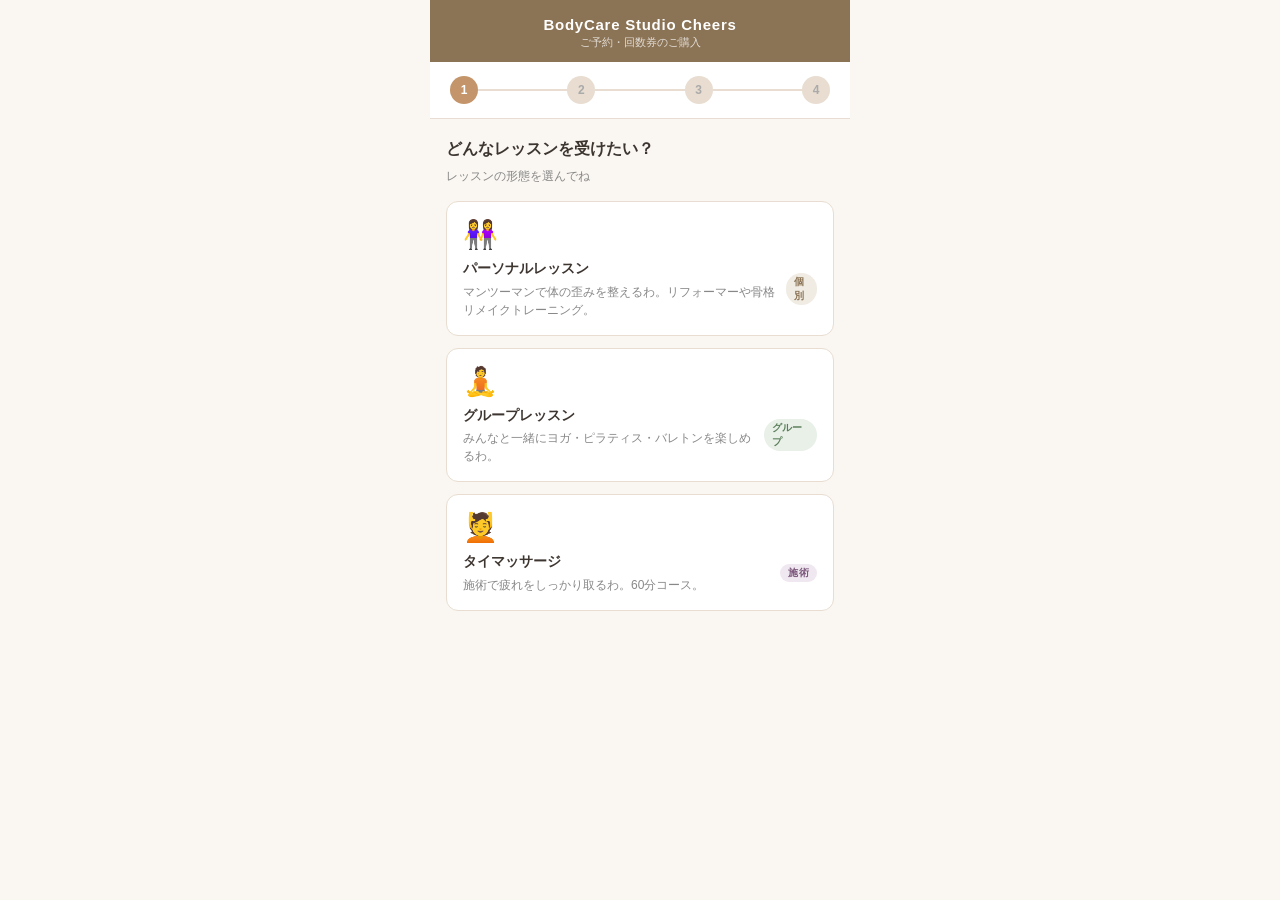
<file: index.html>
<!DOCTYPE html>
<html lang="ja">
<head>
<meta charset="UTF-8">
<meta name="viewport" content="width=device-width, initial-scale=1.0">
<title>ご予約 | BodyCare Studio Cheers</title>
<link rel="stylesheet" href="style.css">
</head>
<body>
<div class="app">
  <div class="header">
    <h1>BodyCare Studio Cheers</h1>
    <div class="subtitle">ご予約・回数券のご購入</div>
  </div>

  <div class="step-indicator" id="stepBar">
    <div class="step-dot active" id="sd1">1</div>
    <div class="step-line" id="sl1"></div>
    <div class="step-dot" id="sd2">2</div>
    <div class="step-line" id="sl2"></div>
    <div class="step-dot" id="sd3">3</div>
    <div class="step-line" id="sl3"></div>
    <div class="step-dot" id="sd4">4</div>
  </div>

  <!-- ① 形態選択 -->
  <div class="screen active" id="s1">
    <p class="screen-title">どんなレッスンを受けたい？</p>
    <p class="screen-sub">レッスンの形態を選んでね</p>

    <div class="card" onclick="selectType('personal')">
      <span class="card-icon">👭</span>
      <div class="card-row">
        <div>
          <div class="card-title">パーソナルレッスン</div>
          <div class="card-desc">マンツーマンで体の歪みを整えるわ。リフォーマーや骨格リメイクトレーニング。</div>
        </div>
        <span class="tag tag-personal">個別</span>
      </div>
    </div>

    <div class="card" onclick="selectType('group')">
      <span class="card-icon">🧘</span>
      <div class="card-row">
        <div>
          <div class="card-title">グループレッスン</div>
          <div class="card-desc">みんなと一緒にヨガ・ピラティス・バレトンを楽しめるわ。</div>
        </div>
        <span class="tag tag-group">グループ</span>
      </div>
    </div>

    <div class="card" onclick="selectType('massage')">
      <span class="card-icon">💆</span>
      <div class="card-row">
        <div>
          <div class="card-title">タイマッサージ</div>
          <div class="card-desc">施術で疲れをしっかり取るわ。60分コース。</div>
        </div>
        <span class="tag tag-massage">施術</span>
      </div>
    </div>
  </div>

  <!-- ② メニュー選択（パーソナル） -->
  <div class="screen" id="s2-personal">
    <button class="btn-back" onclick="goTo('s1', 1)">← 戻る</button>
    <p class="screen-title">メニューを選んでね</p>
    <p class="screen-sub">パーソナルトレーニング</p>

    <div class="card" onclick="selectMenu('premium', 'パーソナルプレミアム90分', '9,000円', '8,000円〜')">
      <div class="card-row">
        <div>
          <div class="card-title">プレミアム 90分</div>
          <div class="card-desc">リフォーマー＋骨格リメイク。本格的に体を変えたい方向け。</div>
        </div>
      </div>
      <div class="card-row" style="margin-top:10px;">
        <span class="tag tag-personal">マンツーマン</span>
        <span class="price-badge">9,000円〜</span>
      </div>
    </div>

    <div class="card" onclick="selectMenu('standard', 'パーソナルスタンダード60分', '7,000円', '6,000円〜')">
      <div class="card-row">
        <div>
          <div class="card-title">スタンダード 60分</div>
          <div class="card-desc">骨格リメイクトレーニング。まず試してみたい方にも。</div>
        </div>
      </div>
      <div class="card-row" style="margin-top:10px;">
        <span class="tag tag-personal">マンツーマン</span>
        <span class="price-badge">7,000円〜</span>
      </div>
    </div>

    <div class="spacer"></div>
    <div class="bottom-actions">
      <button class="btn-secondary" onclick="resetToTop()">最初から選び直す</button>
    </div>
  </div>

  <!-- ② メニュー選択（グループ） -->
  <div class="screen" id="s2-group">
    <button class="btn-back" onclick="goTo('s1', 1)">← 戻る</button>
    <p class="screen-title">プログラムを選んでね</p>
    <p class="screen-sub">グループレッスン（各 2,200円〜）</p>

    <div class="card" onclick="selectMenu('yoga', 'リラックスヨガ', '2,200円', '1,800円〜')">
      <span class="card-icon">🧘</span>
      <div class="card-title">リラックスヨガ</div>
      <div class="card-desc">呼吸と伸びでリラックス。初心者でも大丈夫よ。</div>
      <div class="card-row" style="margin-top:10px;">
        <span class="tag tag-group">グループ</span>
        <span class="price-badge">2,200円〜</span>
      </div>
    </div>

    <div class="card" onclick="selectMenu('pilates', 'オトナピラティス', '2,200円', '1,800円〜')">
      <span class="card-icon">🤸</span>
      <div class="card-title">オトナピラティス</div>
      <div class="card-desc">マットピラティス。体幹を整えたい方に。</div>
      <div class="card-row" style="margin-top:10px;">
        <span class="tag tag-group">グループ</span>
        <span class="price-badge">2,200円〜</span>
      </div>
    </div>

    <div class="card" onclick="selectMenu('barre', 'バレトン', '2,200円', '1,800円〜')">
      <span class="card-icon">💃</span>
      <div class="card-title">バレトン</div>
      <div class="card-desc">バレエ×ピラティス×ヨガの融合。優雅に引き締めるわ。</div>
      <div class="card-row" style="margin-top:10px;">
        <span class="tag tag-group">グループ</span>
        <span class="price-badge">2,200円〜</span>
      </div>
    </div>

    <div class="spacer"></div>
    <div class="bottom-actions">
      <button class="btn-secondary" onclick="resetToTop()">最初から選び直す</button>
    </div>
  </div>

  <!-- ③ 単発 or 回数券 -->
  <div class="screen" id="s3">
    <button class="btn-back" onclick="goToStep2Back()">← 戻る</button>
    <p class="screen-title">ご利用方法を選んでね</p>
    <p class="screen-sub" id="s3-menu-name"></p>

    <div class="card" onclick="selectUsage('single')">
      <span class="card-icon">✨</span>
      <div class="card-title">今回1回だけ予約する</div>
      <div class="card-desc">まず体験してみたい方・予定が不定期な方に。当日・クレジット払い対応。</div>
      <div style="margin-top:10px;">
        <span class="price-badge" id="single-price">—</span>
        <span class="price-unit">1回料金</span>
      </div>
    </div>

    <div class="card" id="ticket-card" onclick="selectUsage('ticket')">
      <span class="card-icon">🎟️</span>
      <div class="card-title">回数券を購入して通う</div>
      <div class="card-desc">定期的に通うほどお得になるわ。まとめて購入で1回あたりの料金が下がるの。</div>
      <div style="margin-top:10px;">
        <span class="price-badge" id="ticket-price">—</span>
        <span class="price-unit">1回あたり（最安）</span>
      </div>
    </div>

    <div class="spacer"></div>
    <div class="bottom-actions">
      <button class="btn-secondary" onclick="resetToTop()">最初から選び直す</button>
    </div>
  </div>

  <!-- ④ 回数券：頻度選択 -->
  <div class="screen" id="s4-ticket">
    <button class="btn-back" onclick="goTo('s3', 3)">← 戻る</button>
    <p class="screen-title">月に何回通う？</p>
    <p class="screen-sub" id="s4-ticket-sub"></p>
    <div class="freq-grid" id="freqGrid"></div>

    <div class="spacer"></div>
    <div class="bottom-actions">
      <button class="btn-secondary" onclick="resetToTop()">最初から選び直す</button>
    </div>
  </div>

  <!-- ⑤ 確定 -->
  <div class="screen" id="s5">
    <button class="btn-back" onclick="goToS4Back()">← 戻る</button>
    <p class="screen-title">内容を確認してね</p>

    <div class="confirm-box">
      <div class="confirm-row">
        <span class="confirm-label">メニュー</span>
        <span class="confirm-value" id="cf-menu">—</span>
      </div>
      <div class="confirm-row">
        <span class="confirm-label">ご利用</span>
        <span class="confirm-value" id="cf-usage">—</span>
      </div>
      <div class="confirm-row">
        <span class="confirm-label">料金</span>
        <span class="confirm-value" id="cf-price">—</span>
      </div>
      <div class="confirm-row" id="cf-date-row" style="display:none;">
        <span class="confirm-label">日時</span>
        <span class="confirm-value" id="cf-date">—</span>
      </div>
    </div>

    <div class="bottom-actions">
      <button class="btn-primary" id="confirm-btn" onclick="goToStore()">この内容で予約する（予約ページへ）</button>
      <button class="btn-secondary" onclick="resetToTop()">最初から選び直す</button>
    </div>
  </div>
</div>

<script>
const state = { type: '', menuKey: '', menuName: '', singlePrice: '', ticketBestPrice: '', usage: '', freqName: '', freqPrice: '' }

const BASE_RESERVE = 'https://bodycarestudiocheers.stores.jp/reserve/f3275c5ca86ccd75c033/'
const BASE_PRODUCT = 'https://bodycarestudiocheers.stores.jp/reserve/f3275c5ca86ccd75c033/products/'
const HASH = '#pageContent'
const SINGLE_URLS = {
  premium:  BASE_RESERVE + '2707637' + HASH,
  standard: BASE_RESERVE + '1346461' + HASH,
  yoga:     BASE_RESERVE + '3222074' + HASH,
  pilates:  BASE_RESERVE + '4973648' + HASH,
  barre:    BASE_RESERVE + '4390043' + HASH,
  massage:  BASE_RESERVE + '3804065' + HASH,
}
const TICKET_IDS = {
  premium:  { '月4回': '446017', '月3回': '336649', '月2回': '373376', '月1回': '571645' },
  standard: { '月4回': '419793', '月3回': '104664', '月2回': '114412', '月1回': '305451' },
  yoga:     { '月5回': '130071', '月3回': '526487', '月1回': '569661' },
  pilates:  { '月5回': '130071', '月3回': '526487', '月1回': '569661' },
  barre:    { '月5回': '130071', '月3回': '526487', '月1回': '569661' },
  massage:  { '1回': '393994' },
}
const TICKET_DATA = {
  premium:  [ {label:'月4回', price:'32,000円', unit:'8,000円/回'}, {label:'月3回', price:'24,900円', unit:'8,300円/回'}, {label:'月2回', price:'17,000円', unit:'8,500円/回'}, {label:'月1回', price:'9,000円', unit:'9,000円/回'} ],
  standard: [ {label:'月4回', price:'24,000円', unit:'6,000円/回'}, {label:'月3回', price:'18,900円', unit:'6,300円/回'}, {label:'月2回', price:'13,000円', unit:'6,500円/回'}, {label:'月1回', price:'7,000円', unit:'7,000円/回'} ],
  yoga:     [ {label:'月5回', price:'9,000円', unit:'1,800円/回'}, {label:'月3回', price:'6,000円', unit:'2,000円/回'}, {label:'月1回', price:'2,200円', unit:'2,200円/回'} ],
  pilates:  [ {label:'月5回', price:'9,000円', unit:'1,800円/回'}, {label:'月3回', price:'6,000円', unit:'2,000円/回'}, {label:'月1回', price:'2,200円', unit:'2,200円/回'} ],
  barre:    [ {label:'月5回', price:'9,000円', unit:'1,800円/回'}, {label:'月3回', price:'6,000円', unit:'2,000円/回'}, {label:'月1回', price:'2,200円', unit:'2,200円/回'} ],
  massage:  [ {label:'1回', price:'6,000円', unit:'6,000円/回'} ],
}

function resetToTop() {
  Object.keys(state).forEach(k => state[k] = '')
  goTo('s1', 1)
}

function updateStepBar(active) {
  for (let i = 1; i <= 4; i++) {
    const dot = document.getElementById('sd' + i)
    const line = document.getElementById('sl' + i)
    dot.className = 'step-dot' + (i < active ? ' done' : i === active ? ' active' : '')
    if (line) line.className = 'step-line' + (i < active ? ' done' : '')
  }
}

function goTo(screenId, step) {
  document.querySelectorAll('.screen').forEach(s => s.classList.remove('active'))
  document.getElementById(screenId).classList.add('active')
  updateStepBar(step)
}

function selectType(type) {
  state.type = type
  if (type === 'massage') {
    state.menuKey = 'massage'
    state.menuName = 'タイマッサージ60分'
    state.singlePrice = '6,000円'
    state.ticketBestPrice = '6,000円'
    document.getElementById('s3-menu-name').textContent = 'タイマッサージ60分'
    document.getElementById('single-price').textContent = '6,000円'
    document.getElementById('ticket-price').textContent = '6,000円'
    goTo('s3', 3)
  } else {
    goTo('s2-' + type, 2)
  }
}

function selectMenu(key, name, singlePrice, ticketBestPrice) {
  state.menuKey = key
  state.menuName = name
  state.singlePrice = singlePrice
  state.ticketBestPrice = ticketBestPrice
  document.getElementById('s3-menu-name').textContent = name
  document.getElementById('single-price').textContent = singlePrice
  document.getElementById('ticket-price').textContent = ticketBestPrice + '/回'
  goTo('s3', 3)
}

function goToStep2Back() {
  if (state.type === 'massage') goTo('s1', 1)
  else goTo('s2-' + state.type, 2)
}

function selectUsage(usage) {
  state.usage = usage
  if (usage === 'single') {
    buildConfirm()
    goTo('s5', 4)
  } else {
    buildFreqGrid()
    document.getElementById('s4-ticket-sub').textContent = state.menuName + 'の月謝プラン'
    goTo('s4-ticket', 4)
  }
}

function buildFreqGrid() {
  const grid = document.getElementById('freqGrid')
  grid.innerHTML = ''
  const tickets = TICKET_DATA[state.menuKey] || []
  tickets.forEach((t, i) => {
    const el = document.createElement('div')
    el.className = 'card'
    el.style.textAlign = 'center'
    el.innerHTML = `
      ${i === 0 ? '<span class="recommended">お得</span>' : ''}
      <div class="card-title" style="font-size:15px;">${t.label}</div>
      <div class="price-badge" style="margin-top:8px;">${t.price}</div>
      <div class="price-unit">${t.unit}</div>
    `
    el.onclick = () => selectFreq(t.label, t.price)
    grid.appendChild(el)
  })
}

function selectFreq(label, price) {
  state.freqName = label
  state.freqPrice = price
  buildConfirm()
  goTo('s5', 5)
}

function buildConfirm() {
  document.getElementById('cf-menu').textContent = state.menuName
  document.getElementById('cf-date-row').style.display = 'none'
  const btn = document.getElementById('confirm-btn')
  if (state.usage === 'single') {
    document.getElementById('cf-usage').textContent = '単発予約'
    document.getElementById('cf-price').textContent = state.singlePrice
    btn.textContent = 'この内容で予約する（予約ページへ）'
  } else {
    document.getElementById('cf-usage').textContent = '回数券（' + state.freqName + '）'
    document.getElementById('cf-price').textContent = state.freqPrice
    btn.textContent = 'チケットを購入する（購入ページへ）'
  }
}

function goToS4Back() {
  if (state.usage === 'single') goTo('s3', 3)
  else goTo('s4-ticket', 4)
}

function goToStore() {
  let url
  if (state.usage === 'single') {
    url = SINGLE_URLS[state.menuKey]
  } else {
    const id = (TICKET_IDS[state.menuKey] || {})[state.freqName]
    url = id ? BASE_PRODUCT + id + HASH : null
  }
  if (url) window.open(url, '_blank')
}

updateStepBar(1)
</script>
</body>
</html>
</file>
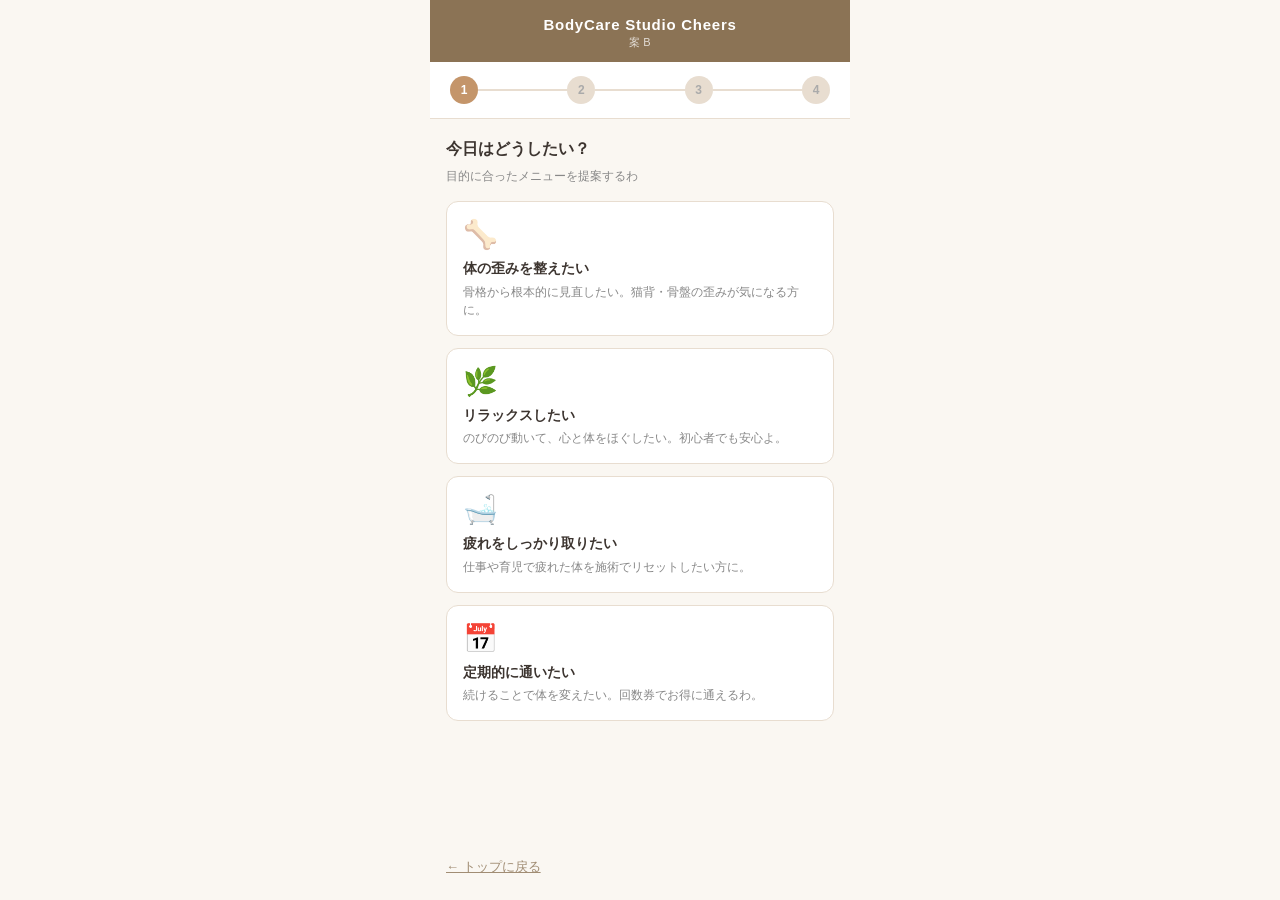
<file: old-plan-b.html>
<!DOCTYPE html>
<html lang="ja">
<head>
<meta charset="UTF-8">
<meta name="viewport" content="width=device-width, initial-scale=1.0">
<title>案B：目的ファースト | Cheers 予約</title>
<link rel="stylesheet" href="style.css">
</head>
<body>
<div class="app">
  <div class="header">
    <h1>BodyCare Studio Cheers</h1>
    <div class="subtitle">案 B</div>
  </div>

  <div class="step-indicator">
    <div class="step-dot active" id="sd1">1</div>
    <div class="step-line" id="sl1"></div>
    <div class="step-dot" id="sd2">2</div>
    <div class="step-line" id="sl2"></div>
    <div class="step-dot" id="sd3">3</div>
    <div class="step-line" id="sl3"></div>
    <div class="step-dot" id="sd4">4</div>
  </div>

  <!-- ① 目的選択 -->
  <div class="screen active" id="s1">
    <p class="screen-title">今日はどうしたい？</p>
    <p class="screen-sub">目的に合ったメニューを提案するわ</p>

    <div class="card" onclick="selectGoal('fix')">
      <span class="card-icon">🦴</span>
      <div class="card-title">体の歪みを整えたい</div>
      <div class="card-desc">骨格から根本的に見直したい。猫背・骨盤の歪みが気になる方に。</div>
    </div>

    <div class="card" onclick="selectGoal('relax')">
      <span class="card-icon">🌿</span>
      <div class="card-title">リラックスしたい</div>
      <div class="card-desc">のびのび動いて、心と体をほぐしたい。初心者でも安心よ。</div>
    </div>

    <div class="card" onclick="selectGoal('fatigue')">
      <span class="card-icon">🛁</span>
      <div class="card-title">疲れをしっかり取りたい</div>
      <div class="card-desc">仕事や育児で疲れた体を施術でリセットしたい方に。</div>
    </div>

    <div class="card" onclick="selectGoal('habit')">
      <span class="card-icon">📅</span>
      <div class="card-title">定期的に通いたい</div>
      <div class="card-desc">続けることで体を変えたい。回数券でお得に通えるわ。</div>
    </div>

    <div class="spacer"></div>
    <a href="index.html" class="btn-back">← トップに戻る</a>
  </div>

  <!-- ② 推奨メニュー提示 -->
  <div class="screen" id="s2">
    <button class="btn-back" onclick="goTo('s1', 1)">← 戻る</button>
    <p class="screen-title" id="s2-title">おすすめのメニューはこれよ</p>
    <p class="screen-sub" id="s2-sub"></p>
    <div id="s2-cards"></div>
  </div>

  <!-- ③ 単発 or 回数券 -->
  <div class="screen" id="s3">
    <button class="btn-back" onclick="goTo('s2', 2)">← 戻る</button>
    <p class="screen-title">どんな使い方をする？</p>
    <p class="screen-sub" id="s3-menu-name"></p>

    <div class="card" onclick="selectUsage('single')">
      <span class="card-icon">✨</span>
      <div class="card-title">今回1回だけ予約する</div>
      <div class="card-desc">まず体験してみたい方・予定が不定期な方に。当日・クレジット払い対応。</div>
      <div style="margin-top:10px;">
        <span class="price-badge" id="single-price">—</span>
        <span class="price-unit">1回料金</span>
      </div>
    </div>

    <div class="card" id="ticket-card" onclick="selectUsage('ticket')">
      <span class="card-icon">🎟️</span>
      <div class="card-title">回数券を購入して通う</div>
      <div class="card-desc">定期的に通うほどお得になるわ。まとめて購入で1回あたりの料金が下がるの。</div>
      <div style="margin-top:10px;">
        <span class="price-badge" id="ticket-price">—</span>
        <span class="price-unit">1回あたり（最安）</span>
      </div>
    </div>
  </div>

  <!-- ④ 回数券 -->
  <div class="screen" id="s4-ticket">
    <button class="btn-back" onclick="goTo('s3', 3)">← 戻る</button>
    <p class="screen-title">月に何回通う？</p>
    <p class="screen-sub" id="s4t-sub"></p>
    <div class="freq-grid" id="freqGrid"></div>
  </div>

  <!-- ⑤ 確定 -->
  <div class="screen" id="s5">
    <button class="btn-back" onclick="goToS4Back()">← 戻る</button>
    <p class="screen-title">内容を確認してね</p>

    <div class="confirm-box">
      <div class="confirm-row">
        <span class="confirm-label">メニュー</span>
        <span class="confirm-value" id="cf-menu">—</span>
      </div>
      <div class="confirm-row">
        <span class="confirm-label">ご利用</span>
        <span class="confirm-value" id="cf-usage">—</span>
      </div>
      <div class="confirm-row">
        <span class="confirm-label">料金</span>
        <span class="confirm-value" id="cf-price">—</span>
      </div>
      <div class="confirm-row" id="cf-date-row">
        <span class="confirm-label">日時</span>
        <span class="confirm-value" id="cf-date">—</span>
      </div>
    </div>
    <button class="btn-primary" id="confirm-btn" onclick="goToStore()">この内容で予約する（予約ページへ）</button>
  </div>
</div>

<script>
const state = { goal: '', menuKey: '', menuName: '', singlePrice: '', ticketBestPrice: '', usage: '', date: '', freqName: '', freqPrice: '' }

const BASE_RESERVE = 'https://bodycarestudiocheers.stores.jp/reserve/f3275c5ca86ccd75c033/'
const BASE_PRODUCT = 'https://bodycarestudiocheers.stores.jp/reserve/f3275c5ca86ccd75c033/products/'
const HASH = '#pageContent'
const SINGLE_URLS = {
  premium:  BASE_RESERVE + '2707637' + HASH,
  standard: BASE_RESERVE + '1346461' + HASH,
  yoga:     BASE_RESERVE + '3222074' + HASH,
  pilates:  BASE_RESERVE + '4973648' + HASH,
  barre:    BASE_RESERVE + '4390043' + HASH,
  massage:  BASE_RESERVE + '3804065' + HASH,
}
const TICKET_IDS = {
  premium:  { '月4回': '446017', '月3回': '336649', '月2回': '373376', '月1回': '571645' },
  standard: { '月4回': '419793', '月3回': '104664', '月2回': '114412', '月1回': '305451' },
  yoga:     { '月5回': '130071', '月3回': '526487', '月1回': '569661' },
  pilates:  { '月5回': '130071', '月3回': '526487', '月1回': '569661' },
  barre:    { '月5回': '130071', '月3回': '526487', '月1回': '569661' },
  massage:  { '1回': '393994' },
}
function goToStore() {
  let url
  if (state.usage === 'single') {
    url = SINGLE_URLS[state.menuKey]
  } else {
    const id = (TICKET_IDS[state.menuKey] || {})[state.freqName]
    url = id ? BASE_PRODUCT + id + HASH : null
  }
  if (url) window.open(url, '_blank')
}

const GOAL_MAP = {
  fix: {
    title: '体の歪みを整えたいあなたへ',
    sub: 'パーソナルトレーニングがおすすめよ',
    menus: [
      { key:'premium', name:'パーソナルプレミアム90分', desc:'リフォーマー＋骨格リメイク。本格的に変えたい方に。', singlePrice:'9,000円', ticketBest:'8,000円', tag:'tag-personal', recommended:true },
      { key:'standard', name:'パーソナルスタンダード60分', desc:'骨格リメイクトレーニング。まず試したい方にも。', singlePrice:'7,000円', ticketBest:'6,000円', tag:'tag-personal', recommended:false },
    ]
  },
  relax: {
    title: 'リラックスしたいあなたへ',
    sub: 'グループレッスンでゆったり動こう',
    menus: [
      { key:'yoga', name:'リラックスヨガ', desc:'呼吸と伸びでリラックス。初心者でも大丈夫よ。', singlePrice:'2,200円', ticketBest:'1,800円', tag:'tag-group', recommended:true },
      { key:'pilates', name:'オトナピラティス', desc:'体幹を整えながらリラックス。', singlePrice:'2,200円', ticketBest:'1,800円', tag:'tag-group', recommended:false },
      { key:'barre', name:'バレトン', desc:'優雅に引き締め、気持ちもほぐれるわ。', singlePrice:'2,200円', ticketBest:'1,800円', tag:'tag-group', recommended:false },
    ]
  },
  fatigue: {
    title: '疲れを取りたいあなたへ',
    sub: 'タイマッサージで体をリセット',
    menus: [
      { key:'massage', name:'タイマッサージ60分', desc:'伝統的なタイ古式マッサージ。疲れが芯から取れるわ。', singlePrice:'6,000円', ticketBest:'6,000円', tag:'tag-massage', recommended:true },
    ]
  },
  habit: {
    title: '定期的に通いたいあなたへ',
    sub: '回数券でお得に続けよう',
    menus: [
      { key:'premium', name:'パーソナルプレミアム90分', desc:'リフォーマー＋骨格リメイク。回数券で8,000円/回〜。', singlePrice:'9,000円', ticketBest:'8,000円', tag:'tag-personal', recommended:false },
      { key:'standard', name:'パーソナルスタンダード60分', desc:'骨格リメイク。回数券で6,000円/回〜。', singlePrice:'7,000円', ticketBest:'6,000円', tag:'tag-personal', recommended:false },
      { key:'yoga', name:'グループレッスン', desc:'ヨガ/ピラティス/バレトン。月5回で1,800円/回〜。', singlePrice:'2,200円', ticketBest:'1,800円', tag:'tag-group', recommended:true },
    ]
  }
}

const TICKET_DATA = {
  premium:  [ {label:'月4回', price:'32,000円', unit:'8,000円/回'}, {label:'月3回', price:'24,900円', unit:'8,300円/回'}, {label:'月2回', price:'17,000円', unit:'8,500円/回'}, {label:'月1回', price:'9,000円', unit:'9,000円/回'} ],
  standard: [ {label:'月4回', price:'24,000円', unit:'6,000円/回'}, {label:'月3回', price:'18,900円', unit:'6,300円/回'}, {label:'月2回', price:'13,000円', unit:'6,500円/回'}, {label:'月1回', price:'7,000円', unit:'7,000円/回'} ],
  yoga:     [ {label:'月5回', price:'9,000円', unit:'1,800円/回'}, {label:'月3回', price:'6,000円', unit:'2,000円/回'}, {label:'月1回', price:'2,200円', unit:'2,200円/回'} ],
  pilates:  [ {label:'月5回', price:'9,000円', unit:'1,800円/回'}, {label:'月3回', price:'6,000円', unit:'2,000円/回'}, {label:'月1回', price:'2,200円', unit:'2,200円/回'} ],
  barre:    [ {label:'月5回', price:'9,000円', unit:'1,800円/回'}, {label:'月3回', price:'6,000円', unit:'2,000円/回'}, {label:'月1回', price:'2,200円', unit:'2,200円/回'} ],
  massage:  [ {label:'1回', price:'6,000円', unit:'6,000円/回'} ],
}

function updateStepBar(active) {
  for (let i = 1; i <= 4; i++) {
    const dot = document.getElementById('sd' + i)
    const line = document.getElementById('sl' + i)
    dot.className = 'step-dot' + (i < active ? ' done' : i === active ? ' active' : '')
    if (line) line.className = 'step-line' + (i < active ? ' done' : '')
  }
}

function goTo(screenId, step) {
  document.querySelectorAll('.screen').forEach(s => s.classList.remove('active'))
  document.getElementById(screenId).classList.add('active')
  updateStepBar(step)
}

function selectGoal(goal) {
  state.goal = goal
  const data = GOAL_MAP[goal]
  document.getElementById('s2-title').textContent = data.title
  document.getElementById('s2-sub').textContent = data.sub
  const container = document.getElementById('s2-cards')
  container.innerHTML = ''
  data.menus.forEach(m => {
    const el = document.createElement('div')
    el.className = 'card'
    el.style.marginBottom = '10px'
    el.innerHTML = `
      <div class="card-row">
        <div>
          <div class="card-title">${m.name}${m.recommended ? '<span class="recommended">おすすめ</span>' : ''}</div>
          <div class="card-desc">${m.desc}</div>
        </div>
      </div>
      <div class="card-row" style="margin-top:10px;">
        <span class="tag ${m.tag}">${m.tag === 'tag-personal' ? 'マンツーマン' : m.tag === 'tag-group' ? 'グループ' : '施術'}</span>
        <span class="price-badge">${m.singlePrice}〜</span>
      </div>
    `
    el.onclick = () => pickMenu(m)
    container.appendChild(el)
  })
  goTo('s2', 2)
}

function pickMenu(m) {
  state.menuKey = m.key
  state.menuName = m.name
  state.singlePrice = m.singlePrice
  state.ticketBestPrice = m.ticketBest
  document.getElementById('s3-menu-name').textContent = m.name
  document.getElementById('single-price').textContent = m.singlePrice
  document.getElementById('ticket-price').textContent = m.ticketBest + '/回〜'
  goTo('s3', 3)
}

function selectUsage(usage) {
  state.usage = usage
  if (usage === 'single') {
    buildConfirm()
    goTo('s5', 4)
  } else {
    buildFreqGrid()
    document.getElementById('s4t-sub').textContent = state.menuName + 'の月謝プラン'
    goTo('s4-ticket', 4)
  }
}

function buildFreqGrid() {
  const grid = document.getElementById('freqGrid')
  grid.innerHTML = ''
  const tickets = TICKET_DATA[state.menuKey] || []
  tickets.forEach((t, i) => {
    const el = document.createElement('div')
    el.className = 'card'
    el.style.textAlign = 'center'
    el.innerHTML = `
      ${i === 0 ? '<span class="recommended">お得</span>' : ''}
      <div class="card-title" style="font-size:15px;">${t.label}</div>
      <div class="price-badge" style="margin-top:8px;">${t.price}</div>
      <div class="price-unit">${t.unit}</div>
    `
    el.onclick = () => selectFreq(t.label, t.price)
    grid.appendChild(el)
  })
}

function selectFreq(label, price) {
  state.freqName = label
  state.freqPrice = price
  buildConfirm()
  goTo('s5', 5)
}

function selectDate(date) {
  state.date = date
  buildConfirm()
  goTo('s5', 5)
}

function buildConfirm() {
  document.getElementById('cf-menu').textContent = state.menuName
  document.getElementById('cf-date-row').style.display = 'none'
  const btn = document.getElementById('confirm-btn')
  if (state.usage === 'single') {
    document.getElementById('cf-usage').textContent = '単発予約'
    document.getElementById('cf-price').textContent = state.singlePrice
    btn.textContent = 'この内容で予約する（予約ページへ）'
  } else {
    document.getElementById('cf-usage').textContent = '回数券（' + state.freqName + '）'
    document.getElementById('cf-price').textContent = state.freqPrice
    btn.textContent = 'チケットを購入する（購入ページへ）'
  }
}

function goToS4Back() {
  if (state.usage === 'single') goTo('s3', 3)
  else goTo('s4-ticket', 4)
}

updateStepBar(1)
</script>
</body>
</html>
</file>
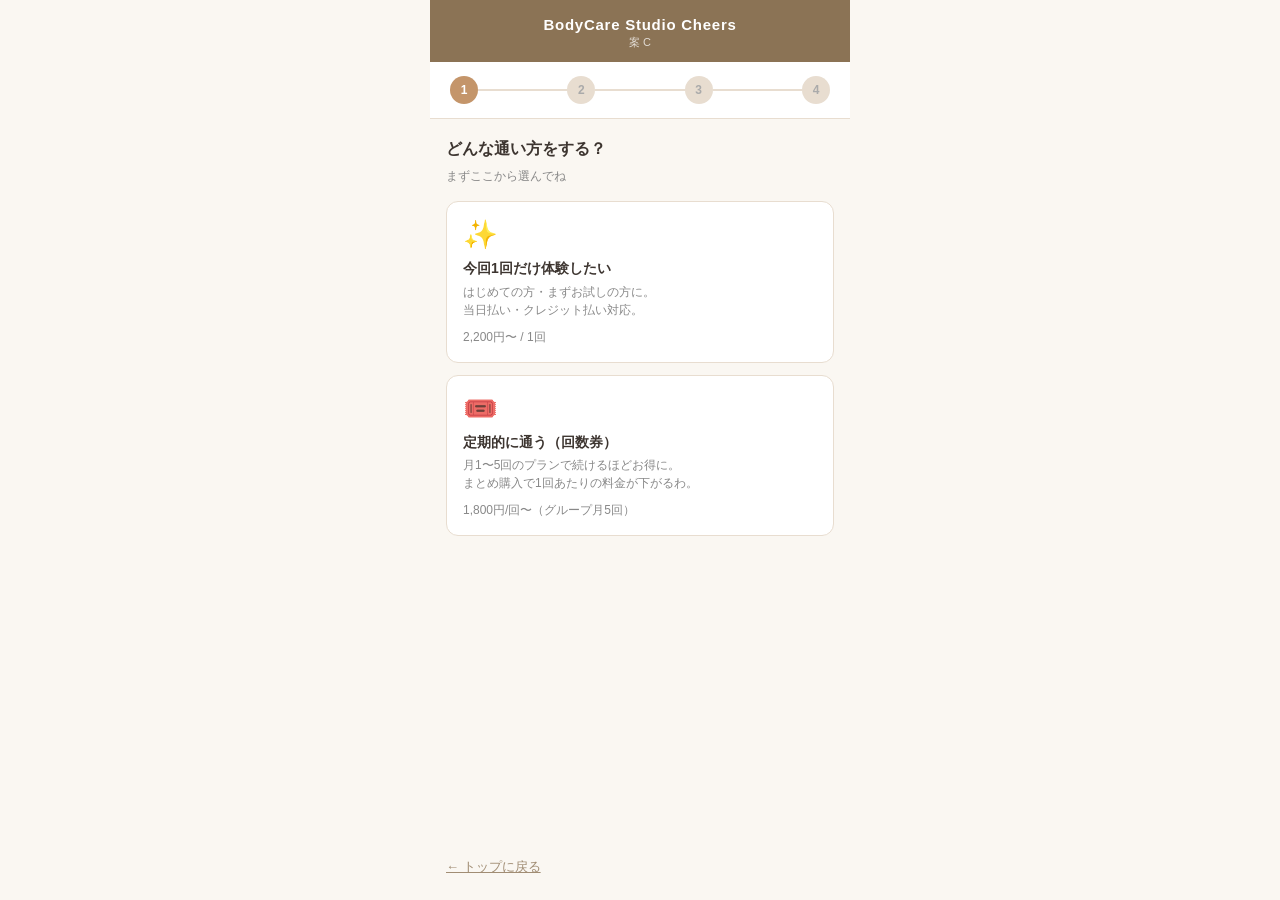
<file: old-plan-c.html>
<!DOCTYPE html>
<html lang="ja">
<head>
<meta charset="UTF-8">
<meta name="viewport" content="width=device-width, initial-scale=1.0">
<title>案C：単発/継続ファースト | Cheers 予約</title>
<link rel="stylesheet" href="style.css">
</head>
<body>
<div class="app">
  <div class="header">
    <h1>BodyCare Studio Cheers</h1>
    <div class="subtitle">案 C</div>
  </div>

  <div class="step-indicator">
    <div class="step-dot active" id="sd1">1</div>
    <div class="step-line" id="sl1"></div>
    <div class="step-dot" id="sd2">2</div>
    <div class="step-line" id="sl2"></div>
    <div class="step-dot" id="sd3">3</div>
    <div class="step-line" id="sl3"></div>
    <div class="step-dot" id="sd4">4</div>
  </div>

  <!-- ① 単発 or 継続 -->
  <div class="screen active" id="s1">
    <p class="screen-title">どんな通い方をする？</p>
    <p class="screen-sub">まずここから選んでね</p>

    <div class="card" onclick="selectMode('single')">
      <span class="card-icon">✨</span>
      <div class="card-title">今回1回だけ体験したい</div>
      <div class="card-desc">
        はじめての方・まずお試しの方に。<br>
        当日払い・クレジット払い対応。
      </div>
      <div style="margin-top:10px; font-size:12px; color:#888;">2,200円〜 / 1回</div>
    </div>

    <div class="card" onclick="selectMode('ticket')">
      <span class="card-icon">🎟️</span>
      <div class="card-title">定期的に通う（回数券）</div>
      <div class="card-desc">
        月1〜5回のプランで続けるほどお得に。<br>
        まとめ購入で1回あたりの料金が下がるわ。
      </div>
      <div style="margin-top:10px; font-size:12px; color:#888;">1,800円/回〜（グループ月5回）</div>
    </div>

    <div class="spacer"></div>
    <a href="index.html" class="btn-back">← トップに戻る</a>
  </div>

  <!-- ② 形態選択 -->
  <div class="screen" id="s2">
    <button class="btn-back" onclick="goTo('s1', 1)">← 戻る</button>
    <p class="screen-title" id="s2-title">どんなレッスンにする？</p>
    <p class="screen-sub" id="s2-sub"></p>

    <div class="card" onclick="selectType('personal')">
      <span class="card-icon">🏋️</span>
      <div class="card-row">
        <div>
          <div class="card-title">パーソナルトレーニング</div>
          <div class="card-desc">マンツーマンで体の歪みを整える。</div>
        </div>
        <span class="tag tag-personal">個別</span>
      </div>
    </div>

    <div class="card" onclick="selectType('group')">
      <span class="card-icon">🧘</span>
      <div class="card-row">
        <div>
          <div class="card-title">グループレッスン</div>
          <div class="card-desc">ヨガ・ピラティス・バレトンから選べるわ。</div>
        </div>
        <span class="tag tag-group">グループ</span>
      </div>
    </div>

    <div class="card" onclick="selectType('massage')">
      <span class="card-icon">💆</span>
      <div class="card-row">
        <div>
          <div class="card-title">タイマッサージ</div>
          <div class="card-desc">施術で疲れをリセット。60分コース。</div>
        </div>
        <span class="tag tag-massage">施術</span>
      </div>
    </div>
  </div>

  <!-- ③-A 単発：メニュー選択 -->
  <div class="screen" id="s3-single-personal">
    <button class="btn-back" onclick="goTo('s2', 2)">← 戻る</button>
    <p class="screen-title">メニューを選んでね</p>
    <p class="screen-sub">パーソナルトレーニング（単発）</p>

    <div class="card" onclick="selectSingleMenu('パーソナルプレミアム90分', '9,000円')">
      <div class="card-title">プレミアム 90分</div>
      <div class="card-desc">リフォーマー＋骨格リメイク。本格的に体を変えたい方向け。</div>
      <div class="card-row" style="margin-top:10px;">
        <span class="tag tag-personal">マンツーマン</span>
        <span class="price-badge">9,000円</span>
      </div>
    </div>

    <div class="card" onclick="selectSingleMenu('パーソナルスタンダード60分', '7,000円')">
      <div class="card-title">スタンダード 60分</div>
      <div class="card-desc">骨格リメイクトレーニング。まず試してみたい方にも。</div>
      <div class="card-row" style="margin-top:10px;">
        <span class="tag tag-personal">マンツーマン</span>
        <span class="price-badge">7,000円</span>
      </div>
    </div>

    <div class="card" onclick="selectSingleMenu('初回限定 パーソナルスタンダード60分', '6,000円')">
      <div class="card-title">スタンダード 60分【初回限定】</div>
      <div class="card-desc">初めての方限定のお試し価格よ。</div>
      <div class="card-row" style="margin-top:10px;">
        <span class="tag tag-first">初回限定</span>
        <span class="price-badge">6,000円</span>
      </div>
    </div>
  </div>

  <div class="screen" id="s3-single-group">
    <button class="btn-back" onclick="goTo('s2', 2)">← 戻る</button>
    <p class="screen-title">プログラムを選んでね</p>
    <p class="screen-sub">グループレッスン（単発）各 2,200円</p>

    <div class="card" onclick="selectSingleMenu('リラックスヨガ', '2,200円')">
      <span class="card-icon">🧘</span>
      <div class="card-title">リラックスヨガ</div>
      <div class="card-desc">呼吸と伸びでリラックス。初心者でも大丈夫よ。</div>
      <div class="card-row" style="margin-top:8px;"><span class="tag tag-group">グループ</span><span class="price-badge">2,200円</span></div>
    </div>

    <div class="card" onclick="selectSingleMenu('オトナピラティス', '2,200円')">
      <span class="card-icon">🤸</span>
      <div class="card-title">オトナピラティス</div>
      <div class="card-desc">マットピラティス。体幹を整えたい方に。</div>
      <div class="card-row" style="margin-top:8px;"><span class="tag tag-group">グループ</span><span class="price-badge">2,200円</span></div>
    </div>

    <div class="card" onclick="selectSingleMenu('バレトン', '2,200円')">
      <span class="card-icon">💃</span>
      <div class="card-title">バレトン</div>
      <div class="card-desc">バレエ×ピラティス×ヨガの融合。</div>
      <div class="card-row" style="margin-top:8px;"><span class="tag tag-group">グループ</span><span class="price-badge">2,200円</span></div>
    </div>
  </div>

  <!-- ③-B 回数券：メニュー＋頻度選択（パーソナル） -->
  <div class="screen" id="s3-ticket-personal">
    <button class="btn-back" onclick="goTo('s2', 2)">← 戻る</button>
    <p class="screen-title">メニューと頻度を選んでね</p>
    <p class="screen-sub">パーソナルトレーニング（回数券）</p>

    <div style="margin-bottom:8px; font-size:13px; font-weight:700; color:var(--primary);">▼ プレミアム 90分</div>
    <div class="freq-grid" id="fgPremium"></div>

    <div style="margin:12px 0 8px; font-size:13px; font-weight:700; color:var(--primary);">▼ スタンダード 60分</div>
    <div class="freq-grid" id="fgStandard"></div>
  </div>

  <div class="screen" id="s3-ticket-group">
    <button class="btn-back" onclick="goTo('s2', 2)">← 戻る</button>
    <p class="screen-title">月に何回通う？</p>
    <p class="screen-sub">グループレッスン共通チケット</p>
    <div class="freq-grid" id="fgGroup"></div>
  </div>

  <!-- 確定 -->
  <div class="screen" id="s5">
    <button class="btn-back" onclick="goToS5Back()">← 戻る</button>
    <p class="screen-title">内容を確認してね</p>

    <div class="confirm-box">
      <div class="confirm-row">
        <span class="confirm-label">メニュー</span>
        <span class="confirm-value" id="cf-menu">—</span>
      </div>
      <div class="confirm-row">
        <span class="confirm-label">ご利用</span>
        <span class="confirm-value" id="cf-usage">—</span>
      </div>
      <div class="confirm-row">
        <span class="confirm-label">料金</span>
        <span class="confirm-value" id="cf-price">—</span>
      </div>
      <div class="confirm-row" id="cf-date-row">
        <span class="confirm-label">日時</span>
        <span class="confirm-value" id="cf-date">—</span>
      </div>
    </div>
    <button class="btn-primary" id="confirm-btn" onclick="goToStore()">この内容で予約する（予約ページへ）</button>
  </div>
</div>

<script>
const state = { mode: '', type: '', menuName: '', price: '', usageLabel: '', date: '', s3screen: '', fromDate: '', storeUrl: '' }

const BASE_RESERVE = 'https://bodycarestudiocheers.stores.jp/reserve/f3275c5ca86ccd75c033/'
const BASE_PRODUCT = 'https://bodycarestudiocheers.stores.jp/reserve/f3275c5ca86ccd75c033/products/'
const HASH = '#pageContent'
const NAME_TO_SINGLE_URL = {
  'パーソナルプレミアム90分':           BASE_RESERVE + '2707637' + HASH,
  'パーソナルスタンダード60分':          BASE_RESERVE + '1346461' + HASH,
  '初回限定 パーソナルスタンダード60分': BASE_PRODUCT + '108104'  + HASH,
  'リラックスヨガ':                     BASE_RESERVE + '3222074' + HASH,
  'オトナピラティス':                   BASE_RESERVE + '4973648' + HASH,
  'バレトン':                           BASE_RESERVE + '4390043' + HASH,
  'タイマッサージ60分':                 BASE_RESERVE + '3804065' + HASH,
}
const NAME_TO_KEY = {
  'パーソナルプレミアム90分': 'premium',
  'パーソナルスタンダード60分': 'standard',
  'グループレッスン': 'yoga',
  'タイマッサージ60分': 'massage',
}
const TICKET_IDS = {
  premium:  { '月4回': '446017', '月3回': '336649', '月2回': '373376', '月1回': '571645' },
  standard: { '月4回': '419793', '月3回': '104664', '月2回': '114412', '月1回': '305451' },
  yoga:     { '月5回': '130071', '月3回': '526487', '月1回': '569661' },
  massage:  { '1回': '393994' },
}
function goToStore() {
  if (state.storeUrl) window.open(state.storeUrl, '_blank')
}

const TICKET_PERSONAL_PREMIUM  = [ {label:'月4回', price:'32,000円', unit:'8,000円/回'}, {label:'月3回', price:'24,900円', unit:'8,300円/回'}, {label:'月2回', price:'17,000円', unit:'8,500円/回'}, {label:'月1回', price:'9,000円', unit:'9,000円/回'} ]
const TICKET_PERSONAL_STANDARD = [ {label:'月4回', price:'24,000円', unit:'6,000円/回'}, {label:'月3回', price:'18,900円', unit:'6,300円/回'}, {label:'月2回', price:'13,000円', unit:'6,500円/回'}, {label:'月1回', price:'7,000円', unit:'7,000円/回'} ]
const TICKET_GROUP              = [ {label:'月5回', price:'9,000円', unit:'1,800円/回'}, {label:'月3回', price:'6,000円', unit:'2,000円/回'}, {label:'月1回', price:'2,200円', unit:'2,200円/回'} ]

function updateStepBar(active) {
  for (let i = 1; i <= 4; i++) {
    const dot = document.getElementById('sd' + i)
    const line = document.getElementById('sl' + i)
    dot.className = 'step-dot' + (i < active ? ' done' : i === active ? ' active' : '')
    if (line) line.className = 'step-line' + (i < active ? ' done' : '')
  }
}

function goTo(screenId, step) {
  document.querySelectorAll('.screen').forEach(s => s.classList.remove('active'))
  document.getElementById(screenId).classList.add('active')
  updateStepBar(step)
}

function selectMode(mode) {
  state.mode = mode
  const sub = mode === 'single' ? '単発予約 → レッスンを選ぶ' : '回数券 → レッスンを選ぶ'
  document.getElementById('s2-sub').textContent = sub
  goTo('s2', 2)
}

function selectType(type) {
  state.type = type
  if (state.mode === 'single') {
    if (type === 'massage') {
      selectSingleMenu('タイマッサージ60分', '6,000円')
      return
    }
    const screenId = 's3-single-' + type
    state.s3screen = screenId
    goTo(screenId, 3)
  } else {
    if (type === 'massage') {
      selectTicket('タイマッサージ60分', '6,000円', '1回')
      return
    }
    if (type === 'personal') {
      buildPersonalTickets()
      state.s3screen = 's3-ticket-personal'
      goTo('s3-ticket-personal', 3)
    } else {
      buildGroupTickets()
      state.s3screen = 's3-ticket-group'
      goTo('s3-ticket-group', 3)
    }
  }
}

function buildTicketGrid(containerId, tickets, menuName) {
  const grid = document.getElementById(containerId)
  grid.innerHTML = ''
  tickets.forEach((t, i) => {
    const el = document.createElement('div')
    el.className = 'card'
    el.style.textAlign = 'center'
    el.innerHTML = `
      ${i === 0 ? '<span class="recommended">お得</span>' : ''}
      <div class="card-title" style="font-size:14px;">${t.label}</div>
      <div class="price-badge" style="margin-top:6px;">${t.price}</div>
      <div class="price-unit">${t.unit}</div>
    `
    el.onclick = () => selectTicket(menuName, t.price, t.label)
    grid.appendChild(el)
  })
}

function buildPersonalTickets() {
  buildTicketGrid('fgPremium', TICKET_PERSONAL_PREMIUM, 'パーソナルプレミアム90分')
  buildTicketGrid('fgStandard', TICKET_PERSONAL_STANDARD, 'パーソナルスタンダード60分')
}

function buildGroupTickets() {
  buildTicketGrid('fgGroup', TICKET_GROUP, 'グループレッスン')
}

function selectSingleMenu(name, price) {
  state.menuName = name
  state.price = price
  state.usageLabel = '単発予約'
  state.storeUrl = NAME_TO_SINGLE_URL[name] || ''
  buildConfirmSingle()
  goTo('s5', 4)
}

function selectTicket(name, price, freqLabel) {
  state.menuName = name
  state.price = price
  state.usageLabel = '回数券（' + freqLabel + '）'
  const key = NAME_TO_KEY[name] || 'yoga'
  const id = (TICKET_IDS[key] || {})[freqLabel]
  state.storeUrl = id ? BASE_PRODUCT + id + HASH : ''
  buildConfirmTicket()
  goTo('s5', 5)
}

function selectDate(date) {
  state.date = date
  buildConfirmSingle()
  goTo('s5', 5)
}

function buildConfirmSingle() {
  document.getElementById('cf-menu').textContent = state.menuName
  document.getElementById('cf-usage').textContent = '単発予約'
  document.getElementById('cf-price').textContent = state.price
  document.getElementById('cf-date-row').style.display = 'none'
  document.getElementById('confirm-btn').textContent = 'この内容で予約する（予約ページへ）'
}

function buildConfirmTicket() {
  document.getElementById('cf-menu').textContent = state.menuName
  document.getElementById('cf-usage').textContent = state.usageLabel
  document.getElementById('cf-price').textContent = state.price
  document.getElementById('cf-date-row').style.display = 'none'
  document.getElementById('confirm-btn').textContent = 'チケットを購入する（購入ページへ）'
}

function goToS3Back() {
  goTo(state.s3screen, 3)
}

function goToS5Back() {
  goTo(state.s3screen, 3)
}

updateStepBar(1)
</script>
</body>
</html>
</file>
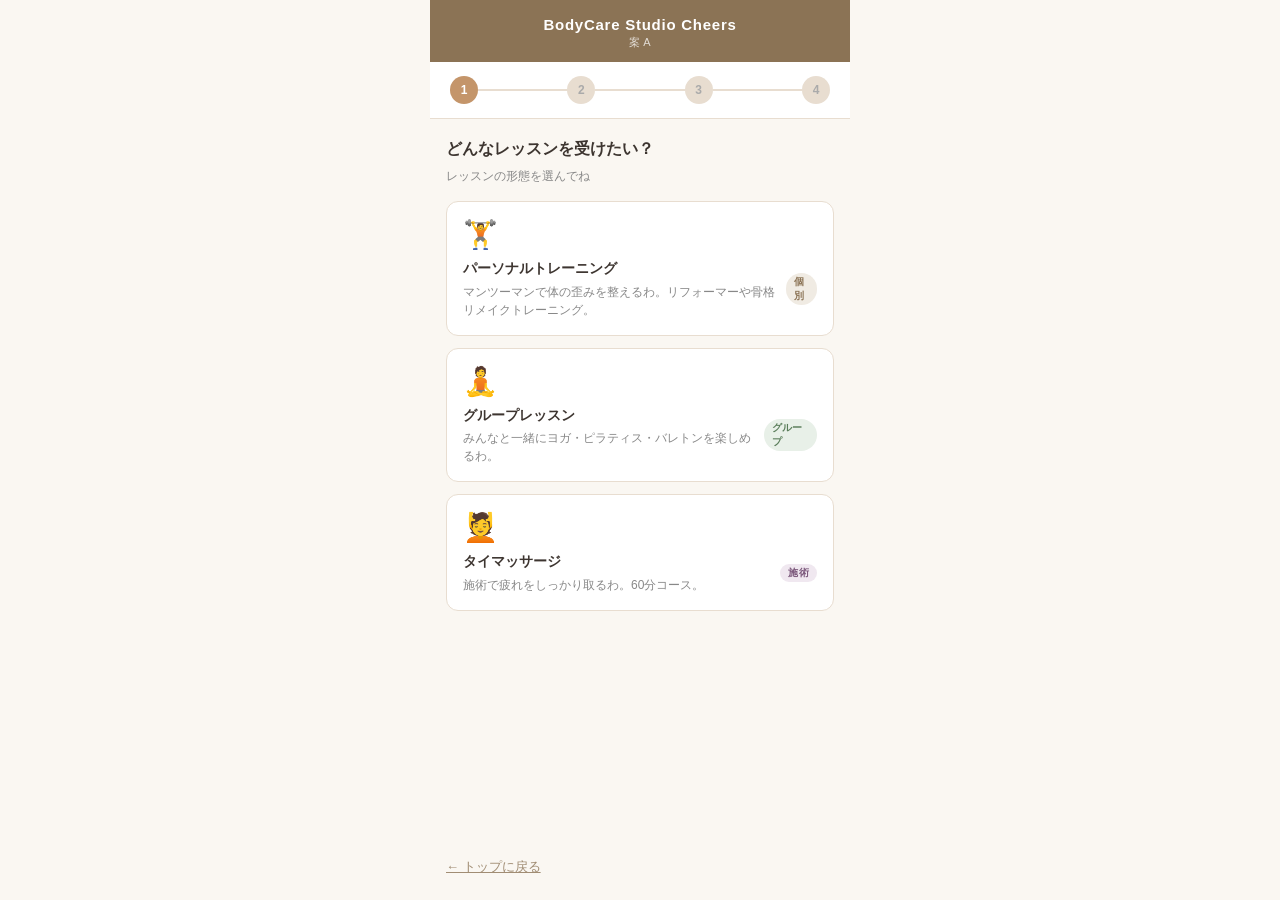
<file: plan-a.html>
<!DOCTYPE html>
<html lang="ja">
<head>
<meta charset="UTF-8">
<meta name="viewport" content="width=device-width, initial-scale=1.0">
<title>案A：形態ファースト | Cheers 予約</title>
<link rel="stylesheet" href="style.css">
</head>
<body>
<div class="app">
  <!-- Header -->
  <div class="header">
    <h1>BodyCare Studio Cheers</h1>
    <div class="subtitle">案 A</div>
  </div>

  <!-- Step Indicator -->
  <div class="step-indicator" id="stepBar">
    <div class="step-dot active" id="sd1">1</div>
    <div class="step-line" id="sl1"></div>
    <div class="step-dot" id="sd2">2</div>
    <div class="step-line" id="sl2"></div>
    <div class="step-dot" id="sd3">3</div>
    <div class="step-line" id="sl3"></div>
    <div class="step-dot" id="sd4">4</div>
  </div>

  <!-- ① 形態選択 -->
  <div class="screen active" id="s1">
    <p class="screen-title">どんなレッスンを受けたい？</p>
    <p class="screen-sub">レッスンの形態を選んでね</p>

    <div class="card" onclick="selectType('personal')">
      <span class="card-icon">🏋️</span>
      <div class="card-row">
        <div>
          <div class="card-title">パーソナルトレーニング</div>
          <div class="card-desc">マンツーマンで体の歪みを整えるわ。リフォーマーや骨格リメイクトレーニング。</div>
        </div>
        <span class="tag tag-personal">個別</span>
      </div>
    </div>

    <div class="card" onclick="selectType('group')">
      <span class="card-icon">🧘</span>
      <div class="card-row">
        <div>
          <div class="card-title">グループレッスン</div>
          <div class="card-desc">みんなと一緒にヨガ・ピラティス・バレトンを楽しめるわ。</div>
        </div>
        <span class="tag tag-group">グループ</span>
      </div>
    </div>

    <div class="card" onclick="selectType('massage')">
      <span class="card-icon">💆</span>
      <div class="card-row">
        <div>
          <div class="card-title">タイマッサージ</div>
          <div class="card-desc">施術で疲れをしっかり取るわ。60分コース。</div>
        </div>
        <span class="tag tag-massage">施術</span>
      </div>
    </div>

    <div class="spacer"></div>
    <a href="index.html" class="btn-back">← トップに戻る</a>
  </div>

  <!-- ② メニュー選択（パーソナル） -->
  <div class="screen" id="s2-personal">
    <button class="btn-back" onclick="goTo('s1', 1)">← 戻る</button>
    <p class="screen-title">メニューを選んでね</p>
    <p class="screen-sub">パーソナルトレーニング</p>

    <div class="card" onclick="selectMenu('premium', 'パーソナルプレミアム90分', '9,000円', '8,000円〜')">
      <div class="card-row">
        <div>
          <div class="card-title">プレミアム 90分</div>
          <div class="card-desc">リフォーマー＋骨格リメイク。本格的に体を変えたい方向け。</div>
        </div>
      </div>
      <div class="card-row" style="margin-top:10px;">
        <span class="tag tag-personal">マンツーマン</span>
        <span class="price-badge">9,000円〜</span>
      </div>
    </div>

    <div class="card" onclick="selectMenu('standard', 'パーソナルスタンダード60分', '7,000円', '6,000円〜')">
      <div class="card-row">
        <div>
          <div class="card-title">スタンダード 60分</div>
          <div class="card-desc">骨格リメイクトレーニング。まず試してみたい方にも。</div>
        </div>
      </div>
      <div class="card-row" style="margin-top:10px;">
        <span class="tag tag-personal">マンツーマン</span>
        <span class="price-badge">7,000円〜</span>
      </div>
    </div>
  </div>

  <!-- ② メニュー選択（グループ） -->
  <div class="screen" id="s2-group">
    <button class="btn-back" onclick="goTo('s1', 1)">← 戻る</button>
    <p class="screen-title">プログラムを選んでね</p>
    <p class="screen-sub">グループレッスン（各 2,200円〜）</p>

    <div class="card" onclick="selectMenu('yoga', 'リラックスヨガ', '2,200円', '1,800円〜')">
      <span class="card-icon">🧘</span>
      <div class="card-title">リラックスヨガ</div>
      <div class="card-desc">呼吸と伸びでリラックス。初心者でも大丈夫よ。</div>
      <div class="card-row" style="margin-top:10px;">
        <span class="tag tag-group">グループ</span>
        <span class="price-badge">2,200円〜</span>
      </div>
    </div>

    <div class="card" onclick="selectMenu('pilates', 'オトナピラティス', '2,200円', '1,800円〜')">
      <span class="card-icon">🤸</span>
      <div class="card-title">オトナピラティス</div>
      <div class="card-desc">マットピラティス。体幹を整えたい方に。</div>
      <div class="card-row" style="margin-top:10px;">
        <span class="tag tag-group">グループ</span>
        <span class="price-badge">2,200円〜</span>
      </div>
    </div>

    <div class="card" onclick="selectMenu('barre', 'バレトン', '2,200円', '1,800円〜')">
      <span class="card-icon">💃</span>
      <div class="card-title">バレトン</div>
      <div class="card-desc">バレエ×ピラティス×ヨガの融合。優雅に引き締めるわ。</div>
      <div class="card-row" style="margin-top:10px;">
        <span class="tag tag-group">グループ</span>
        <span class="price-badge">2,200円〜</span>
      </div>
    </div>
  </div>

  <!-- ② マッサージは直接③へ（ここは skipする） -->

  <!-- ③ 単発 or 回数券 -->
  <div class="screen" id="s3">
    <button class="btn-back" onclick="goToStep2Back()">← 戻る</button>
    <p class="screen-title">ご利用方法を選んでね</p>
    <p class="screen-sub" id="s3-menu-name"></p>

    <div class="card" onclick="selectUsage('single')">
      <span class="card-icon">✨</span>
      <div class="card-title">今回1回だけ予約する</div>
      <div class="card-desc">まず体験してみたい方・予定が不定期な方に。当日・クレジット払い対応。</div>
      <div style="margin-top:10px;">
        <span class="price-badge" id="single-price">—</span>
        <span class="price-unit">1回料金</span>
      </div>
    </div>

    <div class="card" id="ticket-card" onclick="selectUsage('ticket')">
      <span class="card-icon">🎟️</span>
      <div class="card-title">回数券を購入して通う</div>
      <div class="card-desc">定期的に通うほどお得になるわ。まとめて購入で1回あたりの料金が下がるの。</div>
      <div style="margin-top:10px;">
        <span class="price-badge" id="ticket-price">—</span>
        <span class="price-unit">1回あたり（最安）</span>
      </div>
    </div>
  </div>

  <!-- ④ 回数券：頻度選択 -->
  <div class="screen" id="s4-ticket">
    <button class="btn-back" onclick="goTo('s3', 3)">← 戻る</button>
    <p class="screen-title">月に何回通う？</p>
    <p class="screen-sub" id="s4-ticket-sub"></p>

    <div class="freq-grid" id="freqGrid"></div>
  </div>

  <!-- ⑤ 確定 -->
  <div class="screen" id="s5">
    <button class="btn-back" onclick="goToS4Back()">← 戻る</button>
    <p class="screen-title">内容を確認してね</p>

    <div class="confirm-box">
      <div class="confirm-row">
        <span class="confirm-label">メニュー</span>
        <span class="confirm-value" id="cf-menu">—</span>
      </div>
      <div class="confirm-row">
        <span class="confirm-label">ご利用</span>
        <span class="confirm-value" id="cf-usage">—</span>
      </div>
      <div class="confirm-row">
        <span class="confirm-label">料金</span>
        <span class="confirm-value" id="cf-price">—</span>
      </div>
      <div class="confirm-row" id="cf-date-row">
        <span class="confirm-label">日時</span>
        <span class="confirm-value" id="cf-date">—</span>
      </div>
    </div>

    <button class="btn-primary" id="confirm-btn" onclick="goToStore()">この内容で予約する（予約ページへ）</button>
  </div>
</div>

<script>
const state = { type: '', menuKey: '', menuName: '', singlePrice: '', ticketBestPrice: '', usage: '', date: '', freqName: '', freqPrice: '' }

const BASE_RESERVE = 'https://bodycarestudiocheers.stores.jp/reserve/f3275c5ca86ccd75c033/'
const BASE_PRODUCT = 'https://bodycarestudiocheers.stores.jp/reserve/f3275c5ca86ccd75c033/products/'
const HASH = '#pageContent'
const SINGLE_URLS = {
  premium:  BASE_RESERVE + '2707637' + HASH,
  standard: BASE_RESERVE + '1346461' + HASH,
  yoga:     BASE_RESERVE + '3222074' + HASH,
  pilates:  BASE_RESERVE + '4973648' + HASH,
  barre:    BASE_RESERVE + '4390043' + HASH,
  massage:  BASE_RESERVE + '3804065' + HASH,
}
const TICKET_IDS = {
  premium:  { '月4回': '446017', '月3回': '336649', '月2回': '373376', '月1回': '571645' },
  standard: { '月4回': '419793', '月3回': '104664', '月2回': '114412', '月1回': '305451' },
  yoga:     { '月5回': '130071', '月3回': '526487', '月1回': '569661' },
  pilates:  { '月5回': '130071', '月3回': '526487', '月1回': '569661' },
  barre:    { '月5回': '130071', '月3回': '526487', '月1回': '569661' },
  massage:  { '1回': '393994' },
}
function goToStore() {
  let url
  if (state.usage === 'single') {
    url = SINGLE_URLS[state.menuKey]
  } else {
    const id = (TICKET_IDS[state.menuKey] || {})[state.freqName]
    url = id ? BASE_PRODUCT + id + HASH : null
  }
  if (url) window.open(url, '_blank')
}

const TICKET_DATA = {
  premium:  [ {label:'月4回', price:'32,000円', unit:'8,000円/回'}, {label:'月3回', price:'24,900円', unit:'8,300円/回'}, {label:'月2回', price:'17,000円', unit:'8,500円/回'}, {label:'月1回', price:'9,000円', unit:'9,000円/回'} ],
  standard: [ {label:'月4回', price:'24,000円', unit:'6,000円/回'}, {label:'月3回', price:'18,900円', unit:'6,300円/回'}, {label:'月2回', price:'13,000円', unit:'6,500円/回'}, {label:'月1回', price:'7,000円', unit:'7,000円/回'} ],
  yoga:     [ {label:'月5回', price:'9,000円', unit:'1,800円/回'}, {label:'月3回', price:'6,000円', unit:'2,000円/回'}, {label:'月1回', price:'2,200円', unit:'2,200円/回'} ],
  pilates:  [ {label:'月5回', price:'9,000円', unit:'1,800円/回'}, {label:'月3回', price:'6,000円', unit:'2,000円/回'}, {label:'月1回', price:'2,200円', unit:'2,200円/回'} ],
  barre:    [ {label:'月5回', price:'9,000円', unit:'1,800円/回'}, {label:'月3回', price:'6,000円', unit:'2,000円/回'}, {label:'月1回', price:'2,200円', unit:'2,200円/回'} ],
  massage:  [ {label:'1回', price:'6,000円', unit:'6,000円/回'} ],
}

function updateStepBar(active) {
  for (let i = 1; i <= 4; i++) {
    const dot = document.getElementById('sd' + i)
    const line = document.getElementById('sl' + i)
    dot.className = 'step-dot' + (i < active ? ' done' : i === active ? ' active' : '')
    if (line) line.className = 'step-line' + (i < active ? ' done' : '')
  }
}

function goTo(screenId, step) {
  document.querySelectorAll('.screen').forEach(s => s.classList.remove('active'))
  document.getElementById(screenId).classList.add('active')
  updateStepBar(step)
}

function selectType(type) {
  state.type = type
  if (type === 'massage') {
    state.menuKey = 'massage'
    state.menuName = 'タイマッサージ60分'
    state.singlePrice = '6,000円'
    state.ticketBestPrice = '6,000円'
    document.getElementById('s3-menu-name').textContent = 'タイマッサージ60分'
    document.getElementById('single-price').textContent = '6,000円'
    document.getElementById('ticket-price').textContent = '6,000円'
    goTo('s3', 3)
  } else {
    goTo('s2-' + type, 2)
  }
}

function selectMenu(key, name, singlePrice, ticketBestPrice) {
  state.menuKey = key
  state.menuName = name
  state.singlePrice = singlePrice
  state.ticketBestPrice = ticketBestPrice
  document.getElementById('s3-menu-name').textContent = name
  document.getElementById('single-price').textContent = singlePrice
  document.getElementById('ticket-price').textContent = ticketBestPrice + '/回'
  goTo('s3', 3)
}

function goToStep2Back() {
  if (state.type === 'massage') goTo('s1', 1)
  else goTo('s2-' + state.type, 2)
}

function selectUsage(usage) {
  state.usage = usage
  if (usage === 'single') {
    buildConfirm()
    goTo('s5', 4)
  } else {
    buildFreqGrid()
    document.getElementById('s4-ticket-sub').textContent = state.menuName + 'の月謝プラン'
    goTo('s4-ticket', 4)
  }
}

function buildFreqGrid() {
  const grid = document.getElementById('freqGrid')
  grid.innerHTML = ''
  const tickets = TICKET_DATA[state.menuKey] || []
  tickets.forEach((t, i) => {
    const el = document.createElement('div')
    el.className = 'card'
    el.style.textAlign = 'center'
    el.innerHTML = `
      ${i === 0 ? '<span class="recommended">お得</span>' : ''}
      <div class="card-title" style="font-size:15px;">${t.label}</div>
      <div class="price-badge" style="margin-top:8px;">${t.price}</div>
      <div class="price-unit">${t.unit}</div>
    `
    el.onclick = () => selectFreq(t.label, t.price)
    grid.appendChild(el)
  })
}

function selectFreq(label, price) {
  state.freqName = label
  state.freqPrice = price
  buildConfirm()
  goTo('s5', 5)
}

function selectDate(date) {
  state.date = date
  buildConfirm()
  goTo('s5', 5)
}

function buildConfirm() {
  document.getElementById('cf-menu').textContent = state.menuName
  document.getElementById('cf-date-row').style.display = 'none'
  const btn = document.getElementById('confirm-btn')
  if (state.usage === 'single') {
    document.getElementById('cf-usage').textContent = '単発予約'
    document.getElementById('cf-price').textContent = state.singlePrice
    btn.textContent = 'この内容で予約する（予約ページへ）'
  } else {
    document.getElementById('cf-usage').textContent = '回数券（' + state.freqName + '）'
    document.getElementById('cf-price').textContent = state.freqPrice
    btn.textContent = 'チケットを購入する（購入ページへ）'
  }
}

function goToS4Back() {
  if (state.usage === 'single') goTo('s3', 3)
  else goTo('s4-ticket', 4)
}

updateStepBar(1)
</script>
</body>
</html>
</file>
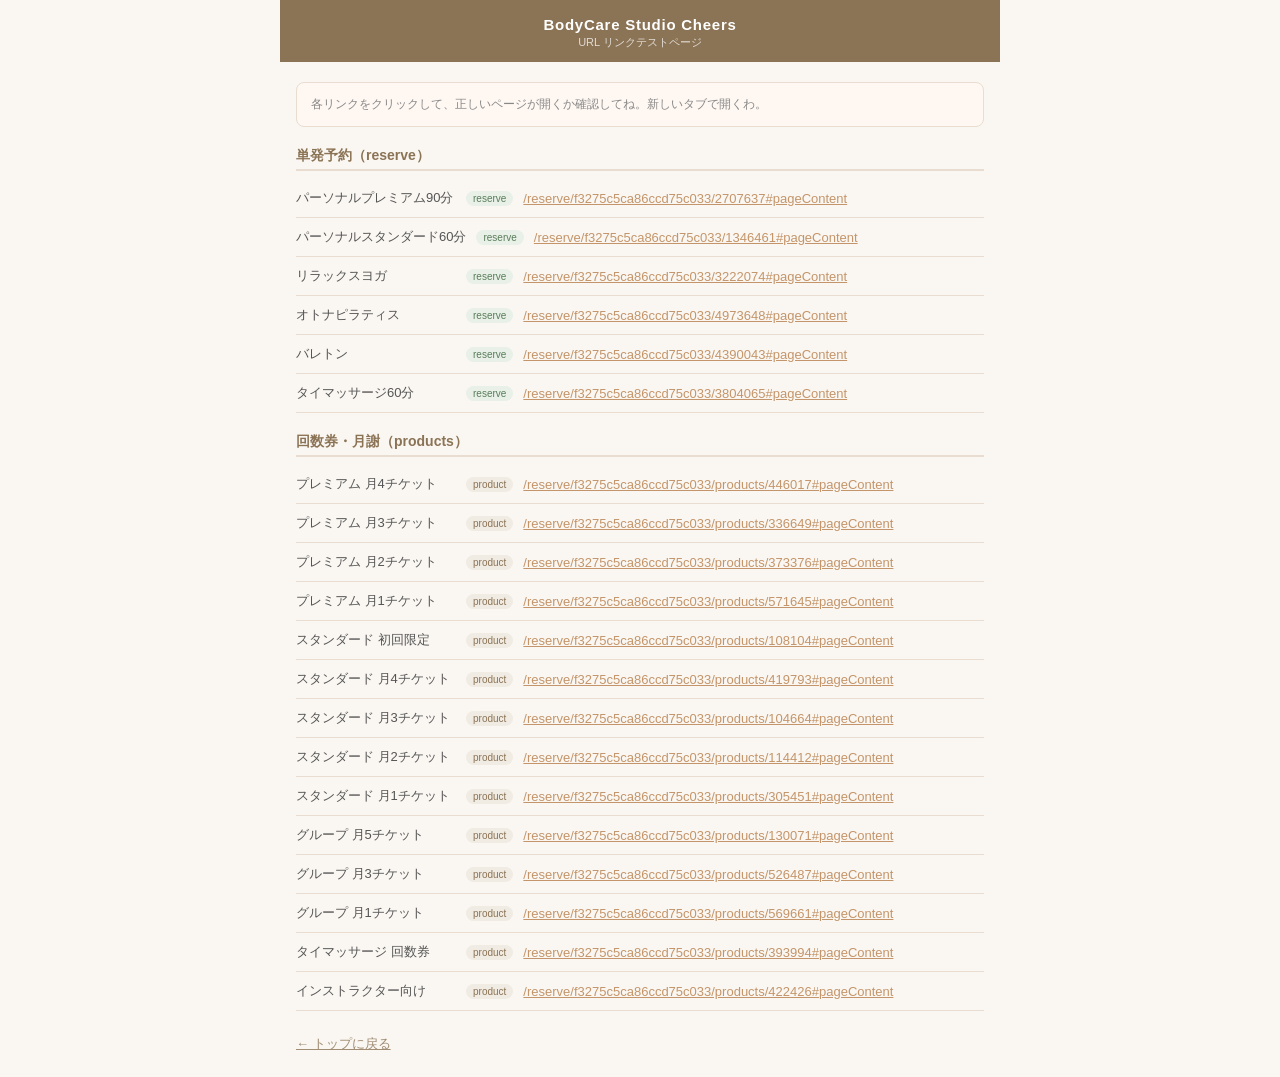
<file: url-test.html>
<!DOCTYPE html>
<html lang="ja">
<head>
<meta charset="UTF-8">
<meta name="viewport" content="width=device-width, initial-scale=1.0">
<title>URLテスト | Cheers</title>
<link rel="stylesheet" href="style.css">
<style>
  .test-row { display:flex; align-items:center; gap:10px; padding:10px 0; border-bottom:1px solid var(--border); font-size:13px; }
  .test-label { min-width:160px; color:#555; flex-shrink:0; }
  .test-link { color:var(--accent); word-break:break-all; flex:1; }
  .test-link:hover { text-decoration:underline; }
  .test-type { font-size:10px; padding:2px 7px; border-radius:10px; flex-shrink:0; }
  .type-reserve { background:#E8F0E8; color:#5A7D5A; }
  .type-product { background:#F0EBE3; color:var(--primary); }
  h2 { font-size:14px; color:var(--primary); margin:20px 0 8px; padding-bottom:4px; border-bottom:2px solid var(--border); }
</style>
</head>
<body>
<div class="app" style="max-width:720px;">
  <div class="header">
    <h1>BodyCare Studio Cheers</h1>
    <div class="subtitle">URL リンクテストページ</div>
  </div>
  <div style="padding:20px 16px;">
    <div class="notice" style="margin-bottom:16px;">各リンクをクリックして、正しいページが開くか確認してね。新しいタブで開くわ。</div>

    <h2>単発予約（reserve）</h2>

    <div class="test-row">
      <span class="test-label">パーソナルプレミアム90分</span>
      <span class="test-type type-reserve">reserve</span>
      <a class="test-link" href="https://bodycarestudiocheers.stores.jp/reserve/f3275c5ca86ccd75c033/2707637#pageContent" target="_blank">
        /reserve/f3275c5ca86ccd75c033/2707637#pageContent
      </a>
    </div>
    <div class="test-row">
      <span class="test-label">パーソナルスタンダード60分</span>
      <span class="test-type type-reserve">reserve</span>
      <a class="test-link" href="https://bodycarestudiocheers.stores.jp/reserve/f3275c5ca86ccd75c033/1346461#pageContent" target="_blank">
        /reserve/f3275c5ca86ccd75c033/1346461#pageContent
      </a>
    </div>
    <div class="test-row">
      <span class="test-label">リラックスヨガ</span>
      <span class="test-type type-reserve">reserve</span>
      <a class="test-link" href="https://bodycarestudiocheers.stores.jp/reserve/f3275c5ca86ccd75c033/3222074#pageContent" target="_blank">
        /reserve/f3275c5ca86ccd75c033/3222074#pageContent
      </a>
    </div>
    <div class="test-row">
      <span class="test-label">オトナピラティス</span>
      <span class="test-type type-reserve">reserve</span>
      <a class="test-link" href="https://bodycarestudiocheers.stores.jp/reserve/f3275c5ca86ccd75c033/4973648#pageContent" target="_blank">
        /reserve/f3275c5ca86ccd75c033/4973648#pageContent
      </a>
    </div>
    <div class="test-row">
      <span class="test-label">バレトン</span>
      <span class="test-type type-reserve">reserve</span>
      <a class="test-link" href="https://bodycarestudiocheers.stores.jp/reserve/f3275c5ca86ccd75c033/4390043#pageContent" target="_blank">
        /reserve/f3275c5ca86ccd75c033/4390043#pageContent
      </a>
    </div>
    <div class="test-row">
      <span class="test-label">タイマッサージ60分</span>
      <span class="test-type type-reserve">reserve</span>
      <a class="test-link" href="https://bodycarestudiocheers.stores.jp/reserve/f3275c5ca86ccd75c033/3804065#pageContent" target="_blank">
        /reserve/f3275c5ca86ccd75c033/3804065#pageContent
      </a>
    </div>

    <h2>回数券・月謝（products）</h2>

    <div class="test-row">
      <span class="test-label">プレミアム 月4チケット</span>
      <span class="test-type type-product">product</span>
      <a class="test-link" href="https://bodycarestudiocheers.stores.jp/reserve/f3275c5ca86ccd75c033/products/446017#pageContent" target="_blank">
        /reserve/f3275c5ca86ccd75c033/products/446017#pageContent
      </a>
    </div>
    <div class="test-row">
      <span class="test-label">プレミアム 月3チケット</span>
      <span class="test-type type-product">product</span>
      <a class="test-link" href="https://bodycarestudiocheers.stores.jp/reserve/f3275c5ca86ccd75c033/products/336649#pageContent" target="_blank">
        /reserve/f3275c5ca86ccd75c033/products/336649#pageContent
      </a>
    </div>
    <div class="test-row">
      <span class="test-label">プレミアム 月2チケット</span>
      <span class="test-type type-product">product</span>
      <a class="test-link" href="https://bodycarestudiocheers.stores.jp/reserve/f3275c5ca86ccd75c033/products/373376#pageContent" target="_blank">
        /reserve/f3275c5ca86ccd75c033/products/373376#pageContent
      </a>
    </div>
    <div class="test-row">
      <span class="test-label">プレミアム 月1チケット</span>
      <span class="test-type type-product">product</span>
      <a class="test-link" href="https://bodycarestudiocheers.stores.jp/reserve/f3275c5ca86ccd75c033/products/571645#pageContent" target="_blank">
        /reserve/f3275c5ca86ccd75c033/products/571645#pageContent
      </a>
    </div>
    <div class="test-row">
      <span class="test-label">スタンダード 初回限定</span>
      <span class="test-type type-product">product</span>
      <a class="test-link" href="https://bodycarestudiocheers.stores.jp/reserve/f3275c5ca86ccd75c033/products/108104#pageContent" target="_blank">
        /reserve/f3275c5ca86ccd75c033/products/108104#pageContent
      </a>
    </div>
    <div class="test-row">
      <span class="test-label">スタンダード 月4チケット</span>
      <span class="test-type type-product">product</span>
      <a class="test-link" href="https://bodycarestudiocheers.stores.jp/reserve/f3275c5ca86ccd75c033/products/419793#pageContent" target="_blank">
        /reserve/f3275c5ca86ccd75c033/products/419793#pageContent
      </a>
    </div>
    <div class="test-row">
      <span class="test-label">スタンダード 月3チケット</span>
      <span class="test-type type-product">product</span>
      <a class="test-link" href="https://bodycarestudiocheers.stores.jp/reserve/f3275c5ca86ccd75c033/products/104664#pageContent" target="_blank">
        /reserve/f3275c5ca86ccd75c033/products/104664#pageContent
      </a>
    </div>
    <div class="test-row">
      <span class="test-label">スタンダード 月2チケット</span>
      <span class="test-type type-product">product</span>
      <a class="test-link" href="https://bodycarestudiocheers.stores.jp/reserve/f3275c5ca86ccd75c033/products/114412#pageContent" target="_blank">
        /reserve/f3275c5ca86ccd75c033/products/114412#pageContent
      </a>
    </div>
    <div class="test-row">
      <span class="test-label">スタンダード 月1チケット</span>
      <span class="test-type type-product">product</span>
      <a class="test-link" href="https://bodycarestudiocheers.stores.jp/reserve/f3275c5ca86ccd75c033/products/305451#pageContent" target="_blank">
        /reserve/f3275c5ca86ccd75c033/products/305451#pageContent
      </a>
    </div>
    <div class="test-row">
      <span class="test-label">グループ 月5チケット</span>
      <span class="test-type type-product">product</span>
      <a class="test-link" href="https://bodycarestudiocheers.stores.jp/reserve/f3275c5ca86ccd75c033/products/130071#pageContent" target="_blank">
        /reserve/f3275c5ca86ccd75c033/products/130071#pageContent
      </a>
    </div>
    <div class="test-row">
      <span class="test-label">グループ 月3チケット</span>
      <span class="test-type type-product">product</span>
      <a class="test-link" href="https://bodycarestudiocheers.stores.jp/reserve/f3275c5ca86ccd75c033/products/526487#pageContent" target="_blank">
        /reserve/f3275c5ca86ccd75c033/products/526487#pageContent
      </a>
    </div>
    <div class="test-row">
      <span class="test-label">グループ 月1チケット</span>
      <span class="test-type type-product">product</span>
      <a class="test-link" href="https://bodycarestudiocheers.stores.jp/reserve/f3275c5ca86ccd75c033/products/569661#pageContent" target="_blank">
        /reserve/f3275c5ca86ccd75c033/products/569661#pageContent
      </a>
    </div>
    <div class="test-row">
      <span class="test-label">タイマッサージ 回数券</span>
      <span class="test-type type-product">product</span>
      <a class="test-link" href="https://bodycarestudiocheers.stores.jp/reserve/f3275c5ca86ccd75c033/products/393994#pageContent" target="_blank">
        /reserve/f3275c5ca86ccd75c033/products/393994#pageContent
      </a>
    </div>
    <div class="test-row">
      <span class="test-label">インストラクター向け</span>
      <span class="test-type type-product">product</span>
      <a class="test-link" href="https://bodycarestudiocheers.stores.jp/reserve/f3275c5ca86ccd75c033/products/422426#pageContent" target="_blank">
        /reserve/f3275c5ca86ccd75c033/products/422426#pageContent
      </a>
    </div>

    <div style="margin-top:20px;">
      <a href="index.html" class="btn-back">← トップに戻る</a>
    </div>
  </div>
</div>
</body>
</html>
</file>
<file: style.css>
/* ===== CSS Custom Properties ===== */
:root {
  --bg:       #FAF7F2;
  --primary:  #8B7355;
  --accent:   #C4956A;
  --text:     #3D3530;
  --card-bg:  #FFFFFF;
  --border:   #E8DDD0;
  --done:     #A8C5A0;
  --danger:   #C97B6B;
  --shadow:   0 2px 8px rgba(61,53,48,0.08);
}

/* ===== Reset ===== */
*, *::before, *::after { box-sizing: border-box; margin: 0; padding: 0; }

body {
  font-family: 'Hiragino Sans', 'Noto Sans JP', sans-serif;
  background: var(--bg);
  color: var(--text);
  min-height: 100vh;
}

/* ===== App Shell ===== */
.app {
  max-width: 420px;
  margin: 0 auto;
  min-height: 100vh;
  display: flex;
  flex-direction: column;
  background: var(--bg);
}

/* ===== Header ===== */
.header {
  background: var(--primary);
  color: #fff;
  padding: 16px 20px 12px;
  text-align: center;
}
.header h1 {
  font-size: 15px;
  font-weight: 600;
  letter-spacing: 0.05em;
}
.header .subtitle {
  font-size: 11px;
  opacity: 0.75;
  margin-top: 2px;
}

/* ===== Step Indicator ===== */
.step-indicator {
  display: flex;
  align-items: center;
  padding: 14px 20px;
  background: #fff;
  border-bottom: 1px solid var(--border);
  gap: 0;
}
.step-dot {
  width: 28px;
  height: 28px;
  border-radius: 50%;
  background: var(--border);
  color: #aaa;
  font-size: 12px;
  font-weight: 700;
  display: flex;
  align-items: center;
  justify-content: center;
  flex-shrink: 0;
  transition: background 0.2s, color 0.2s;
}
.step-dot.active {
  background: var(--accent);
  color: #fff;
}
.step-dot.done {
  background: var(--done);
  color: #fff;
}
.step-line {
  flex: 1;
  height: 2px;
  background: var(--border);
  transition: background 0.2s;
}
.step-line.done {
  background: var(--done);
}

/* ===== Screen / Content ===== */
.screen {
  display: none;
  flex-direction: column;
  flex: 1;
  padding: 20px 16px;
  gap: 12px;
  animation: fadeIn 0.2s ease;
}
.screen.active {
  display: flex;
}
@keyframes fadeIn {
  from { opacity: 0; transform: translateY(6px); }
  to   { opacity: 1; transform: translateY(0); }
}

.screen-title {
  font-size: 16px;
  font-weight: 700;
  color: var(--text);
  margin-bottom: 4px;
}
.screen-sub {
  font-size: 12px;
  color: #888;
  margin-top: -8px;
  margin-bottom: 4px;
}

/* ===== Cards ===== */
.card {
  background: var(--card-bg);
  border: 1.5px solid var(--border);
  border-radius: 12px;
  padding: 16px;
  cursor: pointer;
  transition: border-color 0.15s, box-shadow 0.15s, background 0.15s;
  user-select: none;
  -webkit-tap-highlight-color: transparent;
}
.card:hover, .card:active {
  border-color: var(--accent);
  box-shadow: var(--shadow);
}
.card.selected {
  border-color: var(--accent);
  background: #FFF8F2;
}

.card-title {
  font-size: 14px;
  font-weight: 600;
  color: var(--text);
  line-height: 1.4;
}
.card-desc {
  font-size: 12px;
  color: #888;
  margin-top: 4px;
  line-height: 1.5;
}
.card-icon {
  font-size: 28px;
  margin-bottom: 8px;
  display: block;
}
.card-row {
  display: flex;
  justify-content: space-between;
  align-items: center;
  gap: 8px;
}

/* ===== Price Badge ===== */
.price-badge {
  display: inline-block;
  background: var(--bg);
  border: 1px solid var(--border);
  border-radius: 20px;
  padding: 2px 10px;
  font-size: 13px;
  font-weight: 700;
  color: var(--primary);
  white-space: nowrap;
}
.price-unit {
  font-size: 10px;
  color: #aaa;
  margin-top: 2px;
}

/* ===== Tag ===== */
.tag {
  display: inline-block;
  font-size: 10px;
  padding: 2px 8px;
  border-radius: 20px;
  font-weight: 600;
  letter-spacing: 0.03em;
}
.tag-personal  { background: #F0EBE3; color: var(--primary); }
.tag-group     { background: #E8F0E8; color: #5A7D5A; }
.tag-massage   { background: #F0E8F0; color: #7D5A7D; }
.tag-first     { background: #FFF0E0; color: #C4956A; }

/* ===== Buttons ===== */
.btn-primary {
  display: block;
  width: 100%;
  padding: 16px;
  background: var(--accent);
  color: #fff;
  border: none;
  border-radius: 12px;
  font-size: 15px;
  font-weight: 700;
  cursor: pointer;
  text-align: center;
  transition: background 0.15s, transform 0.1s;
  letter-spacing: 0.05em;
}
.btn-primary:hover  { background: #b5834f; }
.btn-primary:active { transform: scale(0.98); }
.btn-primary:disabled {
  background: var(--border);
  color: #aaa;
  cursor: default;
}

.btn-back {
  display: inline-flex;
  align-items: center;
  gap: 4px;
  background: none;
  border: none;
  color: var(--primary);
  font-size: 13px;
  cursor: pointer;
  padding: 4px 0;
  opacity: 0.8;
}
.btn-back:hover { opacity: 1; }

.btn-secondary {
  display: block;
  width: 100%;
  padding: 16px;
  background: #fff;
  color: var(--primary);
  border: 1.5px solid var(--border);
  border-radius: 12px;
  font-size: 15px;
  font-weight: 600;
  cursor: pointer;
  text-align: center;
  transition: border-color 0.15s, background 0.15s;
  letter-spacing: 0.03em;
}
.btn-secondary:hover, .btn-secondary:active {
  border-color: var(--primary);
  background: var(--bg);
}

.nav-row {
  display: flex;
  justify-content: space-between;
  align-items: center;
}

.bottom-actions {
  display: flex;
  flex-direction: column;
  gap: 10px;
  margin-top: 8px;
  padding-top: 8px;
}

/* ===== Confirm Box ===== */
.confirm-box {
  background: #fff;
  border: 1.5px solid var(--border);
  border-radius: 12px;
  padding: 16px;
}
.confirm-row {
  display: flex;
  justify-content: space-between;
  padding: 8px 0;
  font-size: 13px;
  border-bottom: 1px solid var(--border);
}
.confirm-row:last-child { border-bottom: none; }
.confirm-label { color: #888; }
.confirm-value { font-weight: 600; color: var(--text); text-align: right; }

/* ===== Notice ===== */
.notice {
  background: #FFF8F2;
  border: 1px solid var(--border);
  border-radius: 8px;
  padding: 12px 14px;
  font-size: 12px;
  color: #888;
  line-height: 1.6;
}

/* ===== Success ===== */
.success-icon {
  font-size: 52px;
  text-align: center;
  display: block;
  margin: 8px 0;
}
.success-title {
  font-size: 18px;
  font-weight: 700;
  text-align: center;
  color: var(--primary);
}
.success-sub {
  font-size: 13px;
  text-align: center;
  color: #888;
  line-height: 1.6;
}

/* ===== Index Page ===== */
.plan-card {
  background: var(--card-bg);
  border: 1.5px solid var(--border);
  border-radius: 14px;
  padding: 20px;
  text-decoration: none;
  color: var(--text);
  display: block;
  transition: border-color 0.15s, box-shadow 0.15s;
}
.plan-card:hover {
  border-color: var(--accent);
  box-shadow: var(--shadow);
}
.plan-card .plan-label {
  font-size: 11px;
  font-weight: 700;
  letter-spacing: 0.08em;
  color: var(--accent);
  margin-bottom: 6px;
}
.plan-card .plan-title {
  font-size: 16px;
  font-weight: 700;
  margin-bottom: 6px;
}
.plan-card .plan-flow {
  font-size: 12px;
  color: #888;
  line-height: 1.6;
}
.plan-card .plan-arrow {
  text-align: right;
  font-size: 18px;
  color: var(--accent);
  margin-top: 8px;
}

/* ===== Spacer ===== */
.spacer { flex: 1; }

/* ===== Frequency Grid ===== */
.freq-grid {
  display: grid;
  grid-template-columns: 1fr 1fr;
  gap: 10px;
}

/* ===== Recommended Badge ===== */
.recommended {
  font-size: 10px;
  font-weight: 700;
  background: var(--accent);
  color: #fff;
  padding: 2px 8px;
  border-radius: 20px;
  margin-left: 6px;
  vertical-align: middle;
}
</file>
